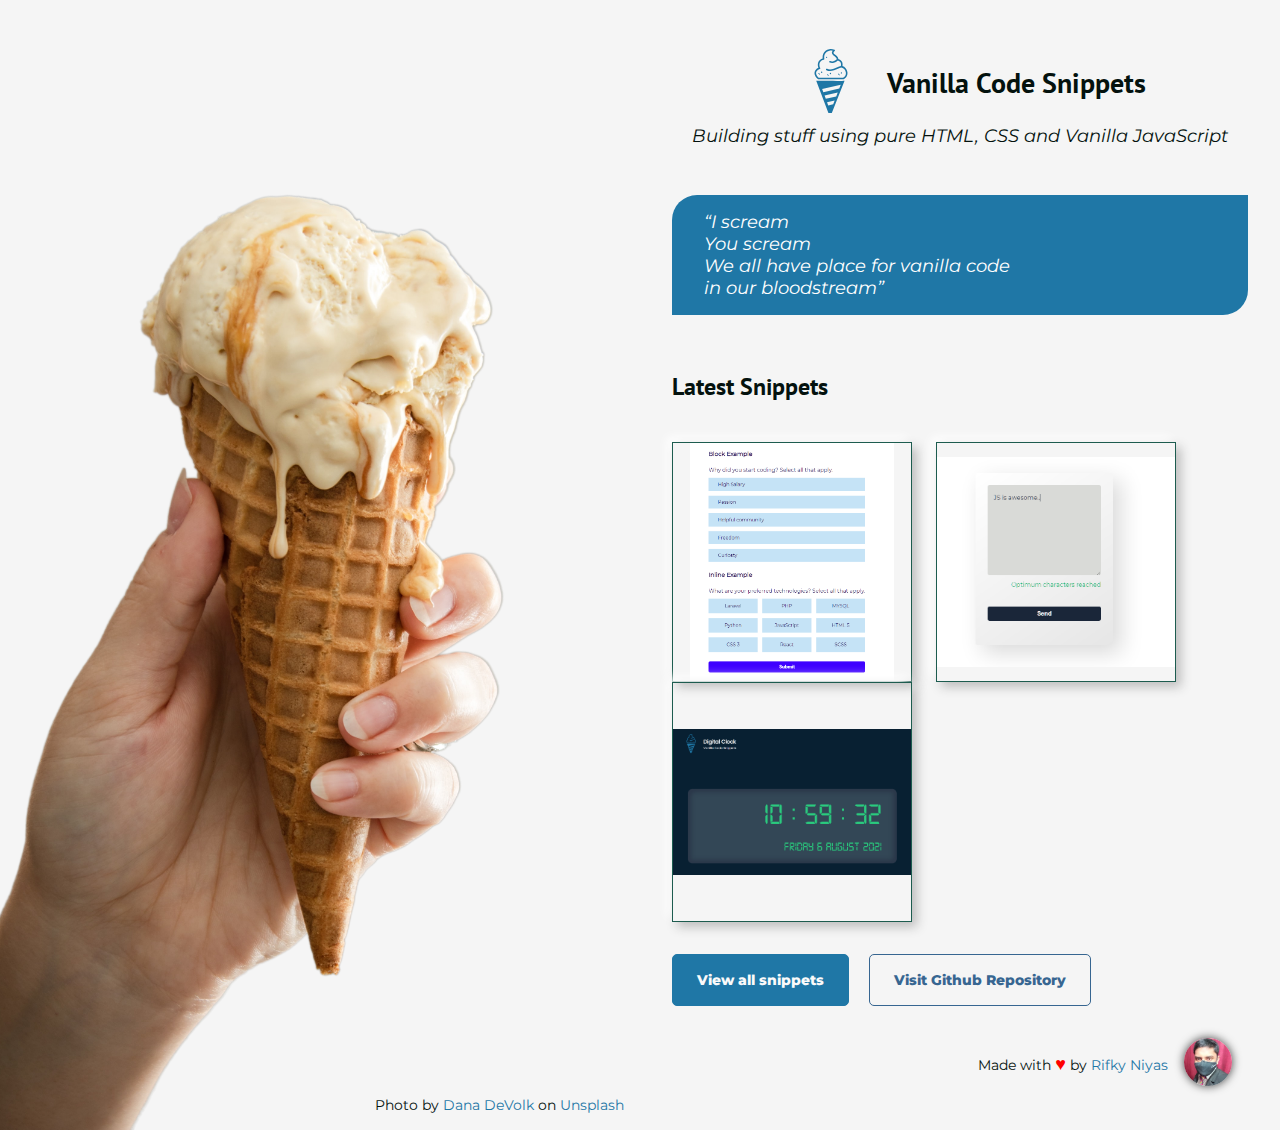
<file: index.html>
<!DOCTYPE html>
<html lang="en">
<head>
    <meta charset="UTF-8">
    <meta http-equiv="X-UA-Compatible" content="IE=edge">
    <meta name="viewport" content="width=device-width, initial-scale=1.0">
    <!-- Google Fonts -->
    <link rel="preconnect" href="https://fonts.googleapis.com">
    <link rel="preconnect" href="https://fonts.gstatic.com" crossorigin>
    <link href="https://fonts.googleapis.com/css2?family=Montserrat&family=PT+Sans&display=swap" rel="stylesheet">
    <!-- Custom css -->
    <link rel="stylesheet" href="./css/style.css">
    <!-- Favicon -->
    <link rel="shortcut icon" href="./images/logo.svg" type="image/x-icon">
    <title>Vanilla Code Snippets | Rifky Niyas</title>
</head>
<body class="col-md-2">
    <aside class="bg-picture">
        <p class="picture-credits">
            Photo by 
            <a href="https://unsplash.com/@thissillygirlskitchen?utm_source=unsplash&utm_medium=referral&utm_content=creditCopyText">
                Dana DeVolk
            </a> 
                on 
            <a href="https://unsplash.com/s/photos/vanilla?utm_source=unsplash&utm_medium=referral&utm_content=creditCopyText">
                Unsplash
            </a>
        </p>
    </aside>
    <main class="main__section d-flex flex-col justify-around">

        <header>
            <div class="d-flex justify-center align-center">
                <a href="./">
                    <img src="./images/logo.svg" alt="vanilla-code-snippets-logo" class="logo">
                </a>
                <h1>Vanilla Code Snippets</h1>
            </div>
            <p class="intro-text">Building stuff using pure HTML, CSS and Vanilla JavaScript</p>
        </header>

        <section>
            <p class="quote">“I scream <br>
                You scream <br>
                We all have place for vanilla code <br> 
                in our bloodstream”</p>
        </section>

        <article>
            <h2>Latest Snippets</h2>
            <section class="snippets">
                <!--Card-->
                <div class="snippet-container">
                    <img src="./images/demos/interactive-toggle-token-demo.png" alt="profile-image-overlay" class="snippet-demo">
                    <div class="snippet-overlay">
                        <h3>Interactive Toggle Token</h3>
                        <div>
                            <a href="./6-interactive-toggle-token/" class="overlay-link primary-link">
                                View Demo
                            </a>
                            <a href="https://github.com/MohammadRifky/vanilla-code-snippets/tree/main/6-interactive-toggle-token/" class="overlay-link secondary-link" target="_blank">
                                Source Code
                            </a>
                        </div>
                    </div>
                </div>
                <!--Card-->
                <div class="snippet-container">
                    <img src="./images/demos/real-time-text-area-validator.png" alt="profile-image-overlay" class="snippet-demo">
                    <div class="snippet-overlay">
                        <h3>Real Time Text Area Validaton</h3>
                        <div>
                            <a href="./5-real-time-text-area-validation/" class="overlay-link primary-link">
                                View Demo
                            </a>
                            <a href="https://github.com/MohammadRifky/vanilla-code-snippets/tree/main/5-real-time-text-area-validation" class="overlay-link secondary-link" target="_blank">
                                Source Code
                            </a>
                        </div>
                    </div>
                </div>
                <!--Card-->
                <div class="snippet-container">
                    <img src="./images/demos/digital-clock-demo.png" alt="profile-image-overlay" class="snippet-demo">
                    <div class="snippet-overlay">
                        <h3>Digital Clock</h3>
                        <div>
                            <a href="./4-digital-clock/" class="overlay-link primary-link">
                                View Demo
                            </a>
                            <a href="https://github.com/MohammadRifky/vanilla-code-snippets/tree/main/4-digital-clock" class="overlay-link secondary-link" target="_blank">
                                Source Code
                            </a>
                        </div>
                    </div>
                </div>

            </section>
        </article>

        <section>
            <a href="./snippets.html" class="button button-primary">
                View all snippets
            </a>
            <a href="https://github.com/MohammadRifky/vanilla-code-snippets"  class="button button-secondary" target="_blank">
                Visit Github Repository
            </a>
        </section>

        <footer>
            <div>
                <span>Made with <span class="heart">&hearts;</span> by </span>
                <a href="https://mohammadrifky.github.io/rifkyniyas/">Rifky Niyas</a>
            </div>
            <a href="https://mohammadrifky.github.io/rifkyniyas/" target="_blank">
                <img src="./images/rifky-icon.jpg" alt="rifky-avatar-icon" class="avatar-icon">
            </a>
        </footer>

    </main>

</body>
</html>
</file>
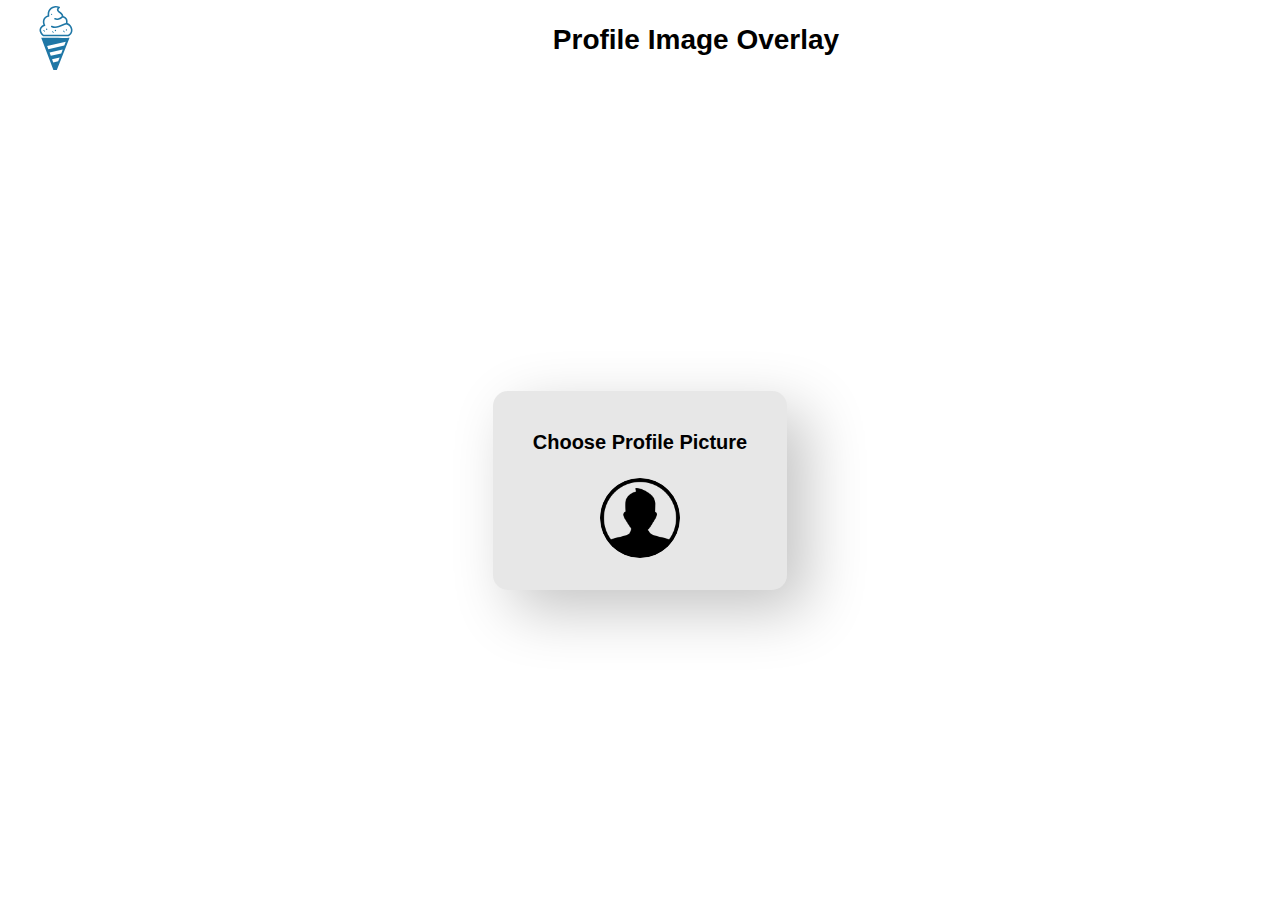
<file: 1-profile-image-overlay/index.html>
<!DOCTYPE html>
<html lang="en">
<head>
    <meta charset="UTF-8">
    <meta http-equiv="X-UA-Compatible" content="IE=edge">
    <meta name="viewport" content="width=device-width, initial-scale=1.0">
    <title>Profile Image Overlay | Vanilla Code Snippets</title>
    <!-- Custom CSS -->
    <link rel="stylesheet" href="./css/style.css">
    <!-- Favicon -->
    <link rel="shortcut icon" href="../../src/images/logo.svg" type="image/x-icon">
</head>
<body>
    <header>
        <a href="../">
            <img src="../images/logo.svg" alt="vanilla-code-snippets-logo" class="logo">
        </a>
        <h1>Profile Image Overlay</h1>
    </header>
    <main>
        <section>
            <form class="profile-upload" action="/" onsubmit="return false" method="POST" enctype="multipart/form-data">
                <label class="profile-label">Choose Profile Picture</label>
                <article class="profile-overlay">
                    <img src="./images/user-profile.png" id="profileImage" alt="user-image" class="profile-image">
                    <div class="overlay-text" id="profile-overlay">
                        Select
                    </div>
                    <input type="file" accept=".jpg, .jpeg, .png, .gif" name="profile_pic" id="uploadProfile" onchange="fastPreview(this)" class="profile-input">
                </article>
                <button class="button hidden" id="updateProfileButton" type="submit">Upload</button>
            </form>
        </section>
    </main>
    <!-- Scripts -->
    <script src="./js/script.js"></script>
</body>
</html>
</file>
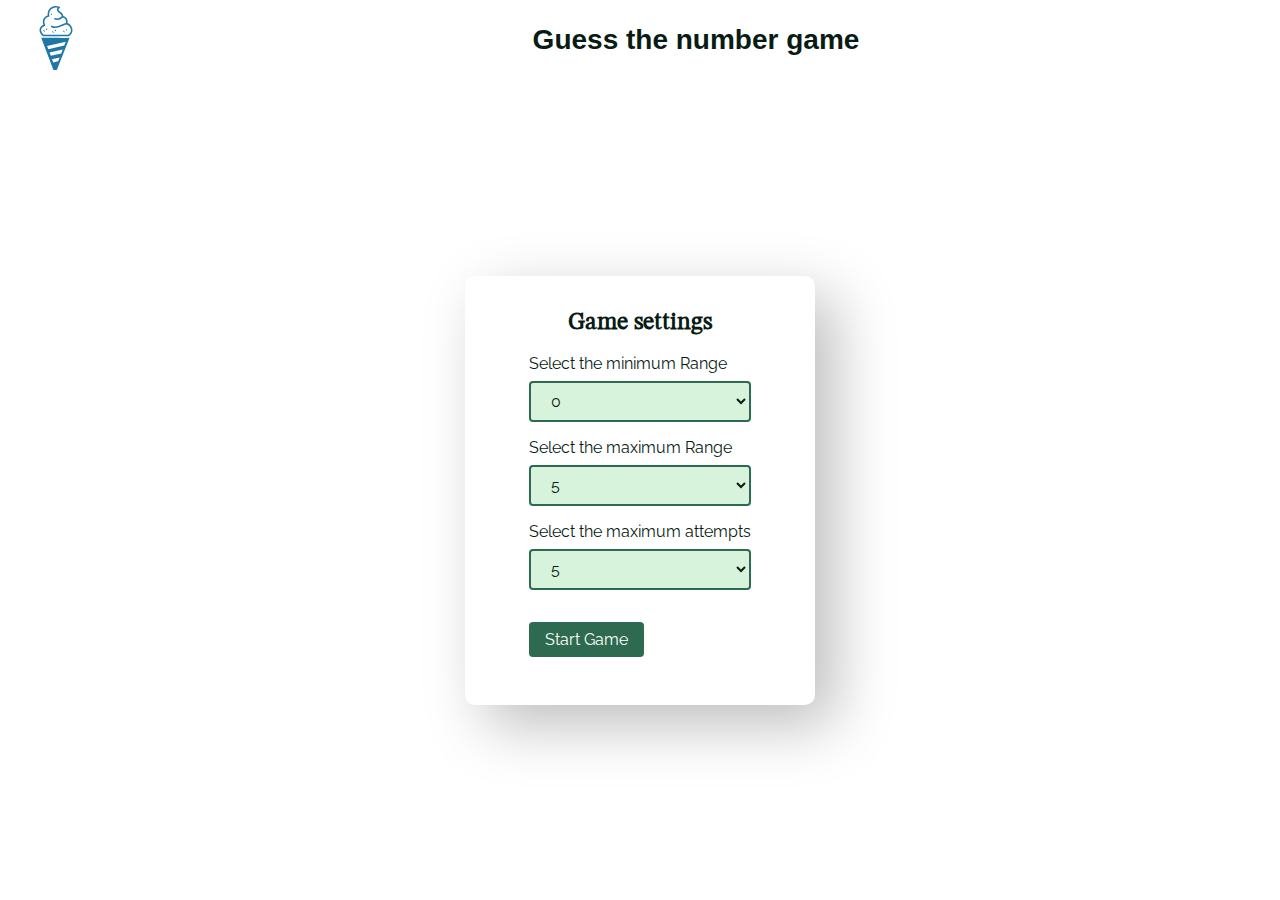
<file: 2-guess-the-number-game/index.html>
<!DOCTYPE html><html lang="en"><head><meta charset="UTF-8"><meta http-equiv="X-UA-Compatible" content="IE=edge"><meta name="viewport" content="width=device-width, initial-scale=1.0"><title>Guess the Number Game | Vanilla Code Snippets</title><link rel="preconnect" href="https://fonts.googleapis.com"><link rel="preconnect" href="https://fonts.gstatic.com" crossorigin><link href="https://fonts.googleapis.com/css2?family=Raleway&family=STIX+Two+Math&display=swap" rel="stylesheet"><link rel="stylesheet" href="./css/style.css"><link rel="shortcut icon" href="../images/logo.svg" type="image/x-icon"></head><body><header><a href="../"><img src="../images/logo.svg" alt="vanilla-code-snippets-logo" class="logo"></a><h1>Guess the number game</h1></header><main><article class="guess-number-section"><section id="gameSettings"><h2>Game settings</h2><form onsubmit="startGame(event)" id="gameSettingsForm"><div><label for="minimum-range">Select the minimum Range</label><select id="minRange" onchange="displayMaxRange(this)" required><option selected>0</option><option>5</option><option>10</option><option>20</option><option>25</option></select></div><div><label for="maximum-range">Select the maximum Range</label><select id="maxRange" required><option selected>5</option><option>10</option><option>20</option><option>25</option><option>50</option></select></div><div><label for="maximum-attempts">Select the maximum attempts</label><select id="maxAttempts" required><option selected>5</option><option>10</option><option>15</option><option>20</option></select></div><div><button class="btn btn-primary">Start Game</button></div></form></section><section id="gameSection" class="hidden"><h2>Guess the number between <span id="minNum" style="font-size: inherit;"></span>and <span id="maxNum" style="font-size: inherit;"></span></h2><p>You Have <span id="remainingAttempts"></span>attempts remaining </p><form onsubmit="playGame(event)" id="gameForm"><label for="guessed-number">Enter the number you guessed</label><input type="number" id="guessedNumber" required></form><button type="submit" form="gameForm" class="btn btn-primary">Check</button><p class="hidden" id="message"></p><button id="playAgainBtn" class="btn btn-secondary hidden" onclick="resetGame()">Play Again</button></section></article></main><script src="./js/script.js"></script></body></html>
</file>
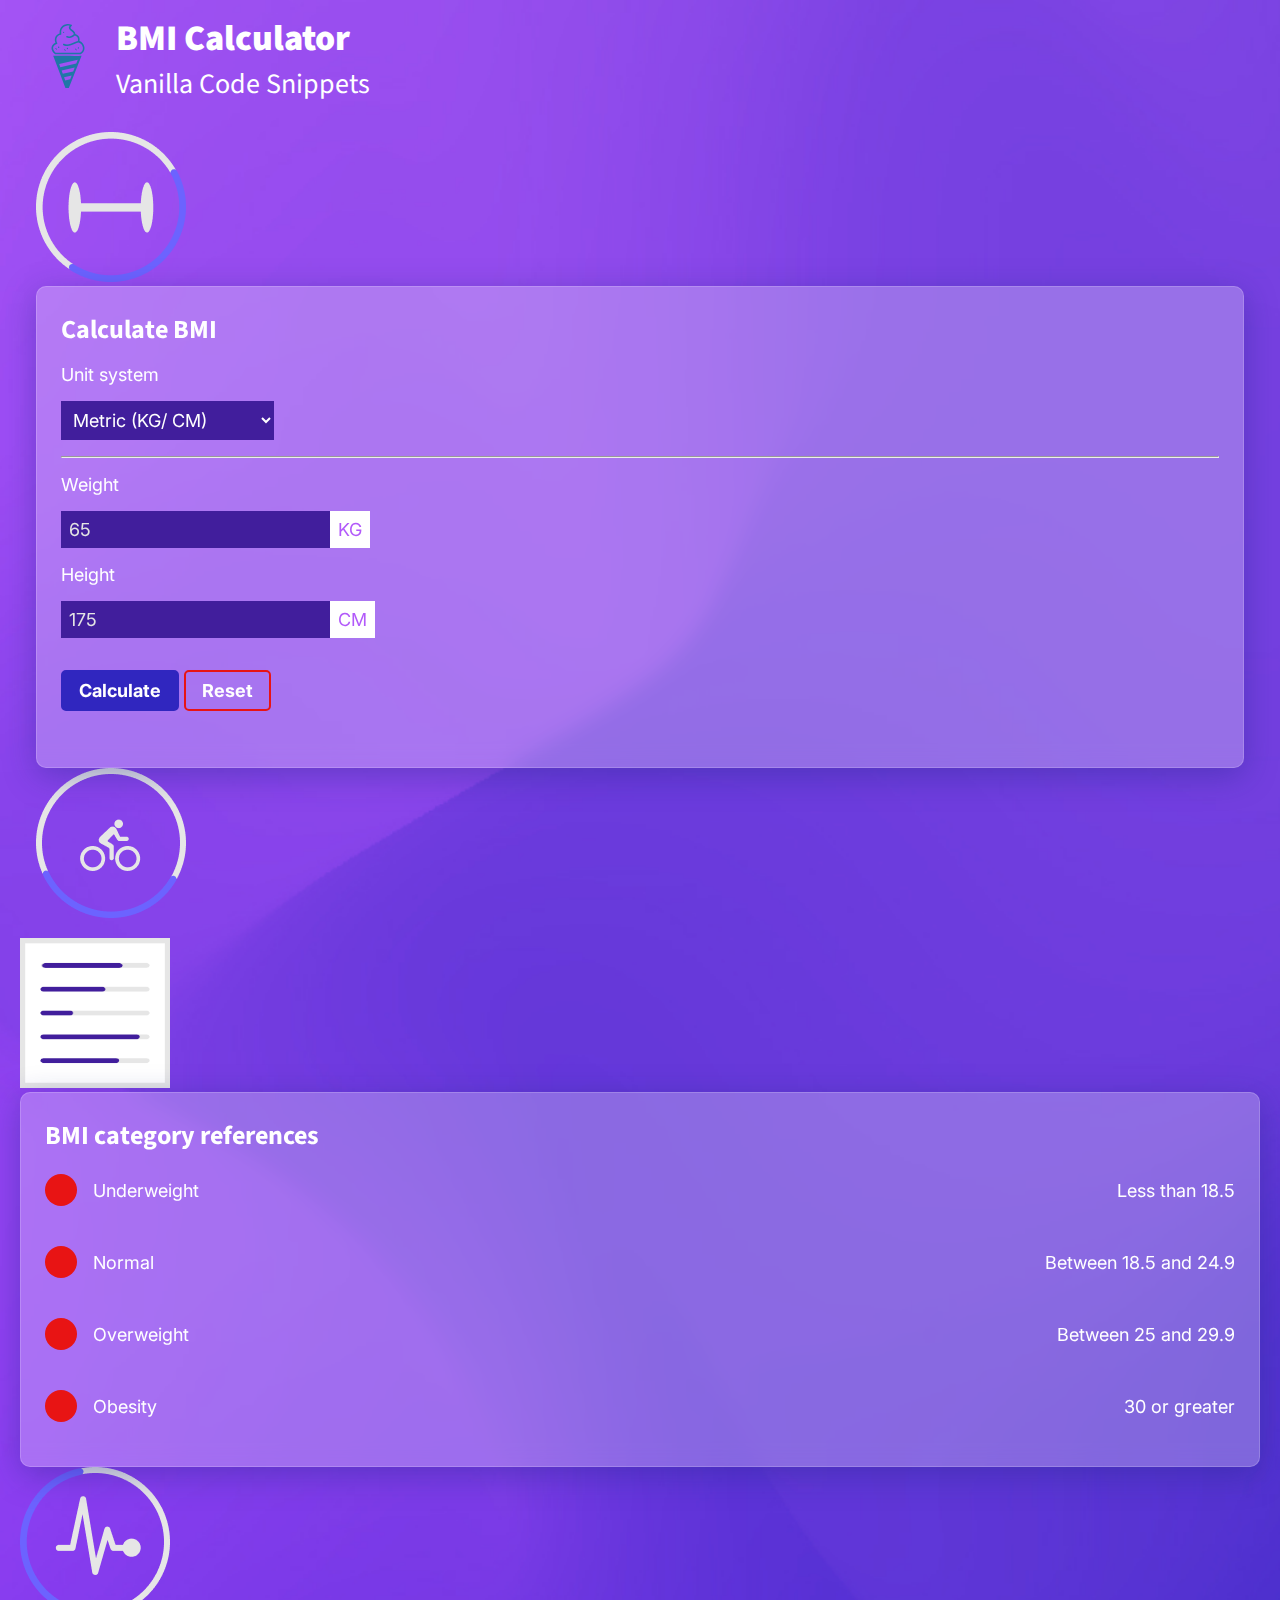
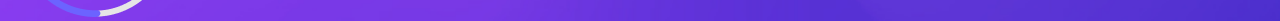
<file: 3-bmi-calculator/index.html>
<!DOCTYPE html>
<html lang="en">
<head>
    <meta charset="UTF-8">
    <meta http-equiv="X-UA-Compatible" content="IE=edge">
    <meta name="viewport" content="width=device-width, initial-scale=1.0">
    <title>BMI Calculator | Vanilla Code Snippets</title>
    <!-- Google Fonts -->
    <link rel="preconnect" href="https://fonts.googleapis.com">
    <link rel="preconnect" href="https://fonts.gstatic.com" crossorigin>
    <link href="https://fonts.googleapis.com/css2?family=Inter&family=Source+Sans+Pro&display=swap" rel="stylesheet">
    <!-- Custom CSS -->
    <link rel="stylesheet" href="./css/style.css">
    <!-- Favicon -->
    <link rel="shortcut icon" href="../images/logo.svg" type="image/x-icon">
</head>
<body>
    <header>
        <section class="header__logo__container">
            <a href="../">
                <img src="../images/logo.svg" alt="vanilla-code-snippets-logo" class="logo">
            </a>
        </section>
        <section class="header__content">
            <h1>BMI Calculator</h1>
            <h2>Vanilla Code Snippets</h2>
        </section>
    </header>
    <main>
        <img src="./images/weght-icon.png" class="overlay-icons" alt="weight-icon">
        <section class="glass">
            <form onsubmit="displayBMI(event, this)">
                <h3>Calculate BMI</h3>
                <article>
                    <label for="unitSystem">Unit system</label>
                    <select name="unitSystem" id="unitSystem" onchange="changeUnits(event)" required>
                        <option value="metric">Metric (KG/ CM) </option>
                        <option value="imperial">Imperial  (LB/ FT & IN) </option>
                    </select>
                </article>
                <hr>
                <article id="metricUnits">
                    <div>
                        <label for="weightMetric">Weight</label>
                        <input type="text" name="weightInKG" id="weightInKG" placeholder="65" required>
                        <span class="unit-indicator">KG</span>
                    </div>
                    <div>
                        <label for="heightMetric">Height</label>
                        <input type="text" name="heightInCM" id="heightInCM" placeholder="175" required>
                        <span class="unit-indicator">CM</span>
                    </div>
                </article>
                <article id="imperialUnits" class="hidden">
                    <div>
                        <label for="weightImperial">Weight</label>
                        <input type="text" name="weightInLb" id="weightInLb" placeholder="143.3">
                        <span class="unit-indicator">LB</span>
                    </div>
                    <div>
                        <label for="heightImperial">Height</label>
                        <input type="text" name="heightInFt" id="heightInFt" placeholder="5">
                        <span class="unit-indicator">FT</span>
                        <input type="text" name="heightInIn" id="heightInIn" placeholder="4">
                        <span class="unit-indicator">IN</span>
                    </div>
                </article>
                <article>
                    <button type="submit" class="btn btn-primary">Calculate</button>
                    <button type="reset" class="btn btn-secondary">Reset</button>
                </article>
            </form>
            <article id="BMIDisplayArea"></article>
        </section>
        <img src="./images/cycle-icon.png" class="overlay-icons" alt="cycle-icon">
    </main>
    <aside>
        <img src="./images/stats-icon.png" class="overlay-icons" alt="statistics-icon">
        <section class="glass">
            <h3>BMI category references</h3>
            <article class="category__container">
                <span class="category__icon bg-danger"></span> 
                <span class="category__name">Underweight</span>
                <span class="category__details">Less than 18.5</span>
            </article>
            <article class="category__container">
                <span class="category__icon bg-danger"></span> 
                <span class="category__name">Normal</span>
                <span class="category__details">Between 18.5 and 24.9</span>
            </article>
            <article class="category__container">
                <span class="category__icon bg-danger"></span> 
                <span class="category__name">Overweight</span>
                <span class="category__details">Between 25 and 29.9</span>
            </article>
            <article class="category__container">
                <span class="category__icon bg-danger"></span> 
                <span class="category__name">Obesity</span>
                <span class="category__details">30 or greater</span>
            </article>
        </section>
        <img src="./images/heart-rate-icon.png" class="overlay-icons" alt="heart-rate-icon">
    </aside>
    <!-- Scripts -->
    <script src="./js/script.js"></script>
</body>
</html>
</file>
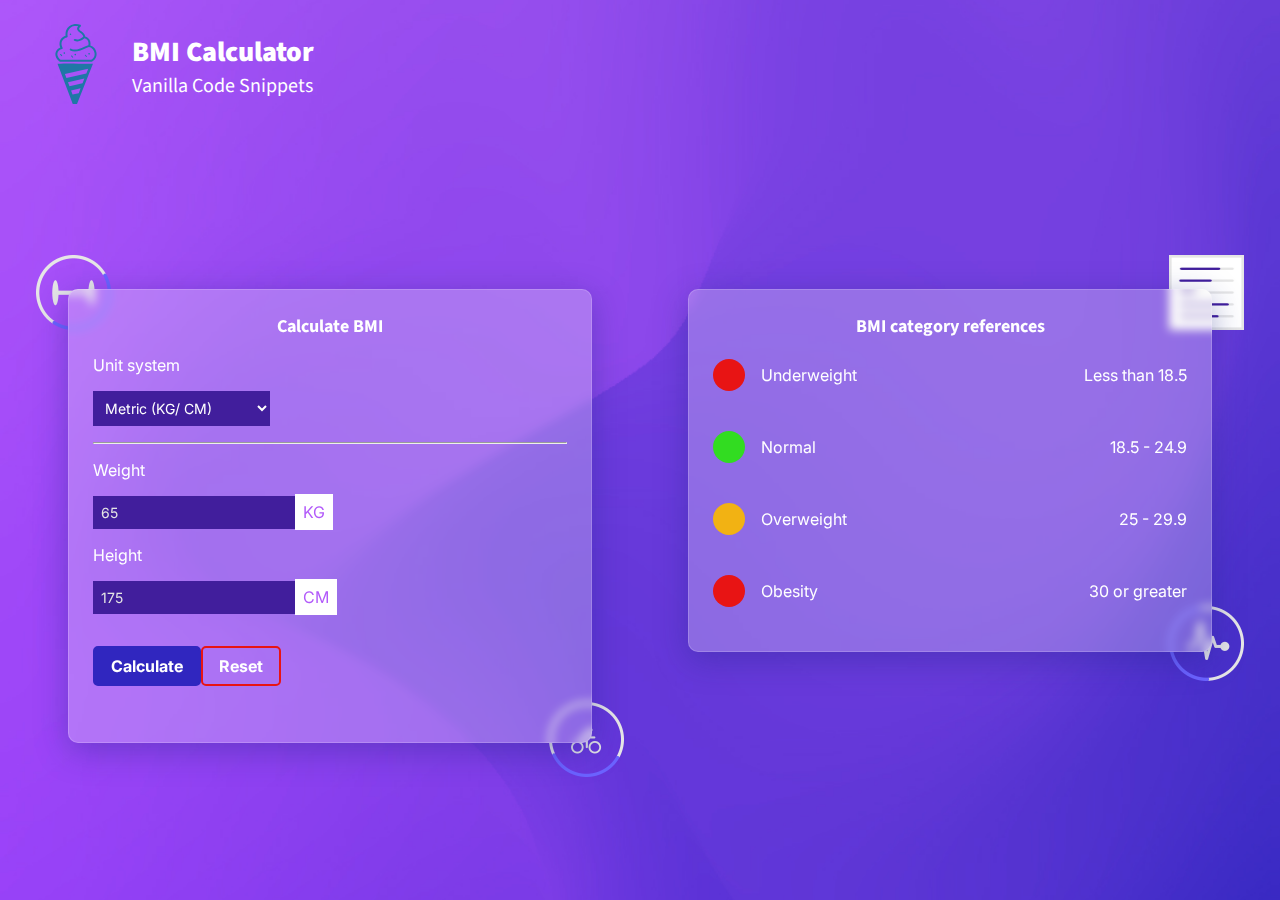
<file: 3-modern-bmi-calculator/index.html>
<!DOCTYPE html><html lang="en"><head><meta charset="UTF-8"><meta http-equiv="X-UA-Compatible" content="IE=edge"><meta name="viewport" content="width=device-width, initial-scale=1.0"><title>BMI Calculator | Vanilla Code Snippets</title><link rel="preconnect" href="https://fonts.googleapis.com"><link rel="preconnect" href="https://fonts.gstatic.com" crossorigin><link href="https://fonts.googleapis.com/css2?family=Inter&family=Source+Sans+Pro&display=swap" rel="stylesheet"><link rel="stylesheet" href="./css/style.css"><link rel="shortcut icon" href="../images/logo.svg" type="image/x-icon"></head><body><header><section class="header__logo__container"><a href="../"><img src="../images/logo.svg" alt="vanilla-code-snippets-logo" class="logo"></a></section><section class="header__content"><h1>BMI Calculator</h1><h2>Vanilla Code Snippets</h2></section></header><div class="grid-container"><main><img src="./images/weght-icon.png" id="weight-icon" class="overlay-icon" alt="weight-icon"><img src="./images/cycle-icon.png" id="cycle-icon" class="overlay-icon" alt="cycle-icon"><section class="glass"><form onsubmit="displayBMI(event, this)"><h3>Calculate BMI</h3><article><label for="unitSystem">Unit system</label><select name="unitSystem" id="unitSystem" onchange="changeUnits(event)" required><option value="metric">Metric (KG/ CM) </option><option value="imperial">Imperial (LB/ FT & IN) </option></select></article><hr><article id="metricUnits"><label for="weightMetric">Weight</label><div><input type="text" name="weightInKG" id="weightInKG" placeholder="65" required><span class="unit-indicator">KG</span></div><label for="heightMetric">Height</label><div><input type="text" name="heightInCM" id="heightInCM" placeholder="175" required><span class="unit-indicator">CM</span></div></article><article id="imperialUnits" class="hidden"><label for="weightImperial">Weight</label><div><input type="text" name="weightInLb" id="weightInLb" placeholder="143"><span class="unit-indicator">LB</span></div><label for="heightImperial">Height</label><div><input type="text" name="heightInFt" id="heightInFt" placeholder="5"><span class="unit-indicator">FT</span><input type="text" name="heightInIn" id="heightInIn" placeholder="5"><span class="unit-indicator">IN</span></div></article><article><button type="submit" class="btn btn-primary">Calculate</button><button type="reset" onclick="toggleMessageArea()" class="btn btn-secondary">Reset</button></article></form><article id="BMIDisplayArea" class="hidden"></article></section></main><aside><img src="./images/stats-icon.png" id="statistics-icon" class="overlay-icon" alt="statistics-icon"><img src="./images/heart-rate-icon.png" id="heart-rate-icon" class="overlay-icon" alt="heart-rate-icon"><section class="glass category__reference"><h3>BMI category references</h3><article class="category__container"><div class="category__name__container"><span class="category__icon bg-danger"></span><span class="category__name">Underweight</span></div><div class="category__details">Less than 18.5</div></article><article class="category__container"><span class="category__icon bg-normal"></span><span class="category__name">Normal</span><span class="category__details">18.5 - 24.9</span></article><article class="category__container"><span class="category__icon bg-warning"></span><span class="category__name">Overweight</span><span class="category__details">25 - 29.9</span></article><article class="category__container"><span class="category__icon bg-danger"></span><span class="category__name">Obesity</span><span class="category__details">30 or greater</span></article></section></aside></div><script src="./js/script.js"></script></body></html>
</file>
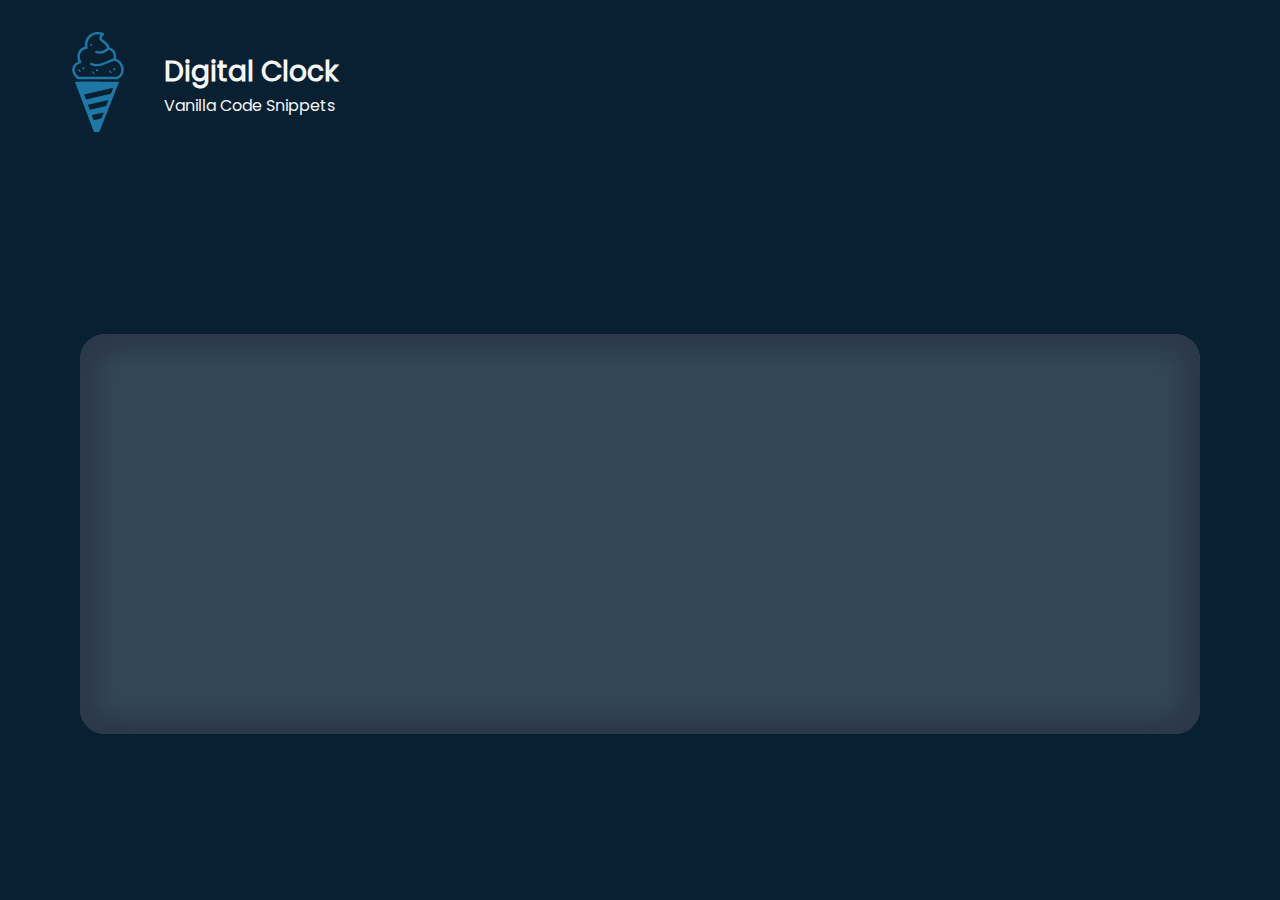
<file: 4-digital-clock/index.html>
<!DOCTYPE html>
<html lang="en">
<head>
    <meta charset="UTF-8">
    <meta http-equiv="X-UA-Compatible" content="IE=edge">
    <meta name="viewport" content="width=device-width, initial-scale=1.0">
    <title>Digital Clock | Vanilla Code Snippets</title>
    <link rel="stylesheet" href="./css/style.css">
    <link rel="shortcut icon" href="../images/logo.svg" type="image/x-icon">
</head>
<body>
    <header>
        <section class="header__logo__container">
            <a href="../">
                <img src="../images/logo.svg" alt="vanilla-code-snippets-logo" class="logo">
            </a>
        </section>
        <section class="header__content">
            <h1>Digital Clock</h1>
            <h2>Vanilla Code Snippets</h2>
        </section>
    </header>
    <main>
        <section>
            <span id="timeContainer"></span>
        </section>
        <section>
            <span id="dateContainer"></span>
        </section>
    </main>
    <script src="./js/script.js"></script>
</body>
</html>
</file>
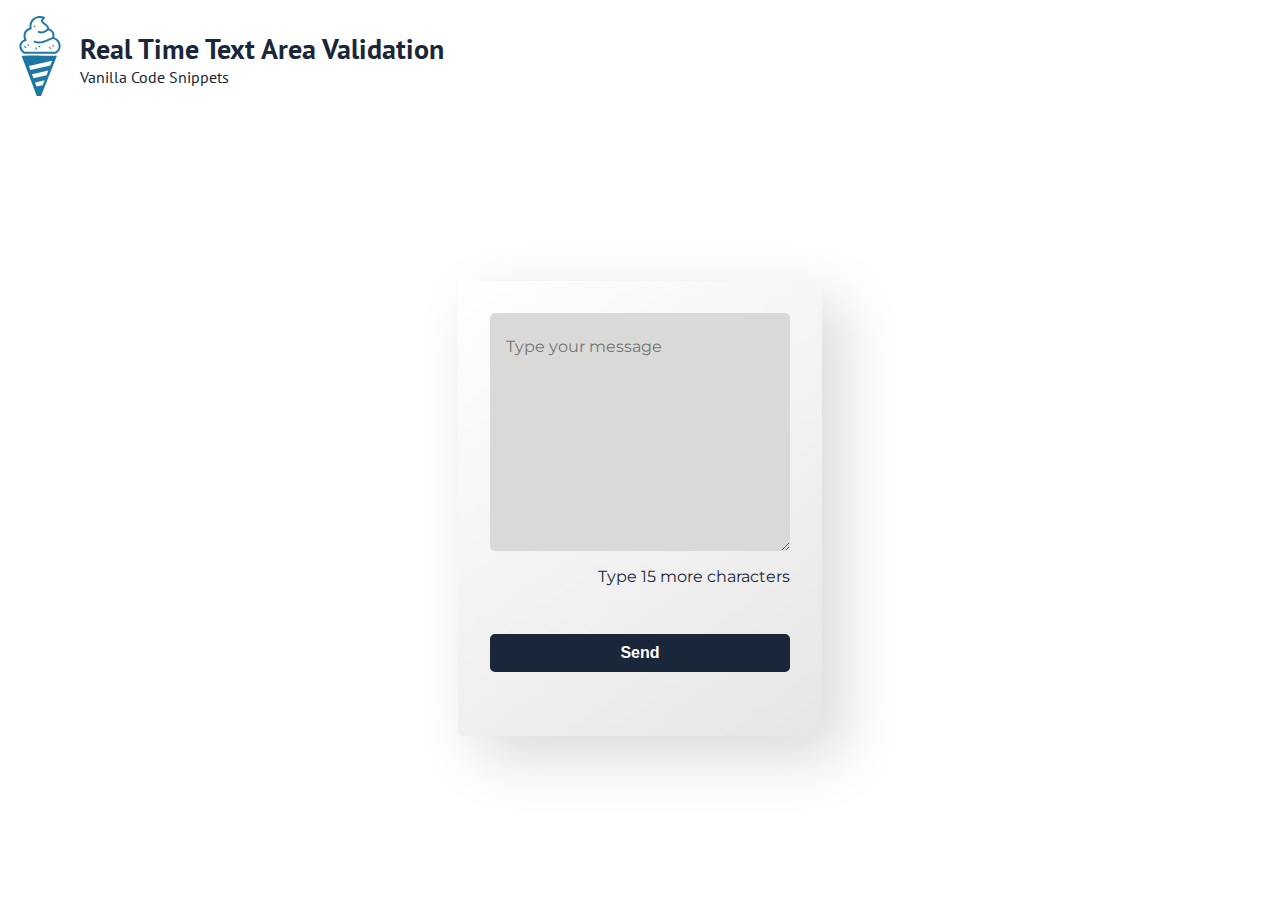
<file: 5-real-time-text-area-validation/index.html>
<!DOCTYPE html><html lang="en"><head><meta charset="UTF-8"><meta http-equiv="X-UA-Compatible" content="IE=edge"><meta name="viewport" content="width=device-width, initial-scale=1.0"><title>Real Time Text Area Validation | Vanilla Code Snippets</title><link rel="preconnect" href="https://fonts.googleapis.com"><link rel="preconnect" href="https://fonts.gstatic.com" crossorigin><link href="https://fonts.googleapis.com/css2?family=Montserrat&family=PT+Sans&display=swap" rel="stylesheet"><link rel="stylesheet" href="./css/style.css"><link rel="shortcut icon" href="../images/logo.svg" type="image/x-icon"></head><body><header><section class="header__logo__container"><a href="../"><img src="../images/logo.svg" alt="vanilla-code-snippets-logo" class="logo"></a></section><section class="header__content"><h1>Real Time Text Area Validation</h1><h2>Vanilla Code Snippets</h2></section></header><main><form><textarea id="textInput" cols="30" rows="10" minlength="15" required maxlength="600" placeholder="Type your message"></textarea><p id="inputFeedback">Type 15 more characters</p><button type="submit" id="sendBtn">Send</button></form></main><script src="./js/script.js"></script></body></html>
</file>
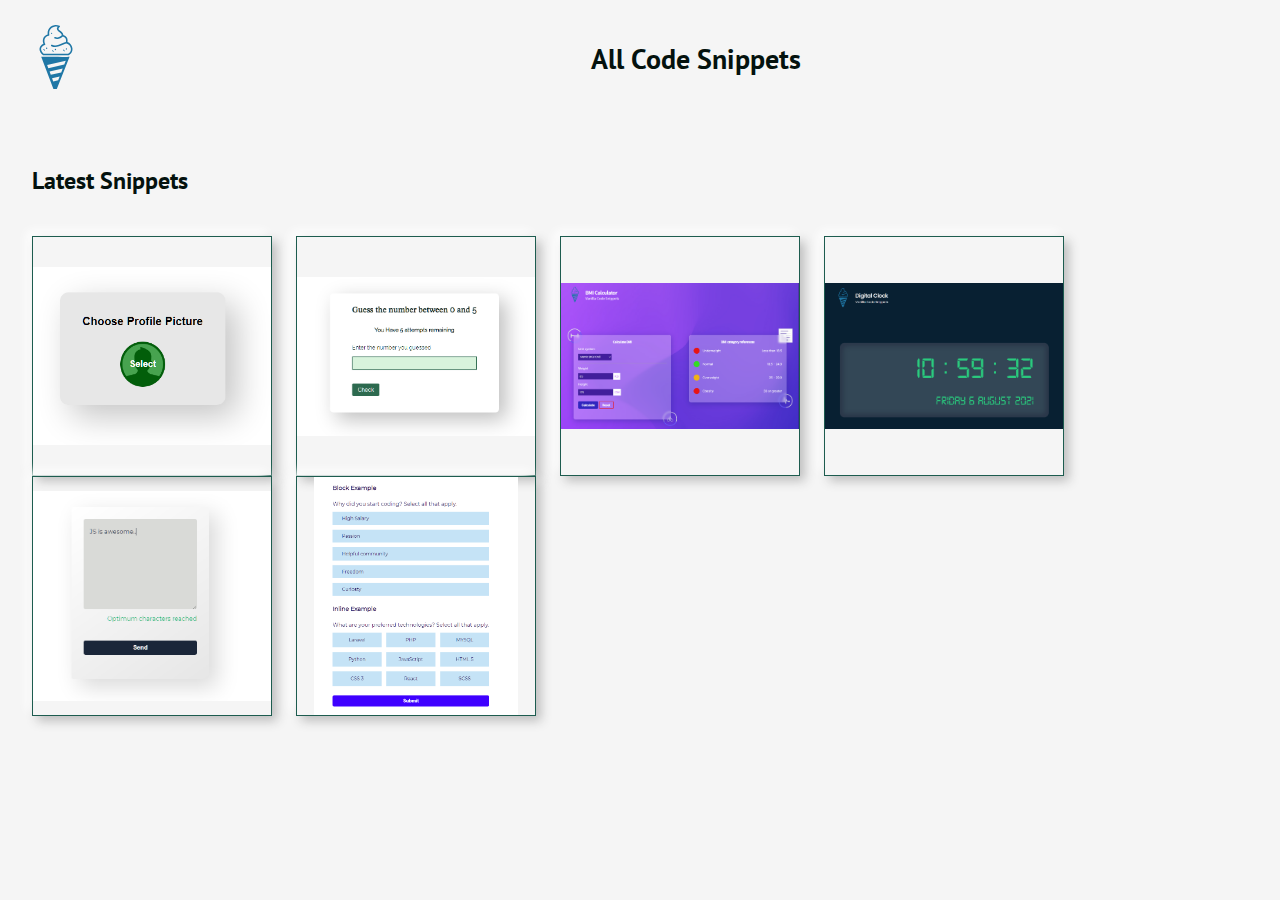
<file: snippets.html>
<!DOCTYPE html>
<html lang="en">
<head>
    <meta charset="UTF-8">
    <meta http-equiv="X-UA-Compatible" content="IE=edge">
    <meta name="viewport" content="width=device-width, initial-scale=1.0">
    <!-- Google Fonts -->
    <link rel="preconnect" href="https://fonts.googleapis.com">
    <link rel="preconnect" href="https://fonts.gstatic.com" crossorigin>
    <link href="https://fonts.googleapis.com/css2?family=Montserrat&family=PT+Sans&display=swap" rel="stylesheet">
    <!-- Custom CSS -->
    <link rel="stylesheet" href="./css/style.css">
    <link rel="shortcut icon" href="./images/logo.svg" type="image/x-icon">
    <title>All Vanilla Code Snippets | Rifky Niyas</title>
</head>
<body>
    <header class="d-flex align-center">
        <a href="./">
            <img src="./images/logo.svg" alt="vanilla-code-snippets-logo" class="logo">
        </a>
        <h1 class="m-auto">All Code Snippets</h1>
    </header>
    <main class="main__section">
        <article>
            <h2>Latest Snippets</h2>
            <section class="snippets">
               <!--Card-->
               <div class="snippet-container">
                    <img src="./images/demos/profile-image-overlay-demo.png" alt="profile-image-overlay" class="snippet-demo">
                    <div class="snippet-overlay">
                        <h3>Profile Image Overlay</h3>
                        <div>
                            <a href="./1-profile-image-overlay/" class="overlay-link primary-link">
                                View Demo
                            </a>
                            <a href="https://github.com/MohammadRifky/vanilla-code-snippets/tree/main/1-profile-image-overlay" class="overlay-link secondary-link" target="_blank">
                                Source Code
                            </a>
                        </div>
                    </div>
                </div>
                <!--Card-->
                <div class="snippet-container">
                    <img src="./images/demos/guess-the-number-game-demo.png" alt="profile-image-overlay" class="snippet-demo">
                    <div class="snippet-overlay">
                        <h3>Guess the Number Game</h3>
                        <div>
                            <a href="./2-guess-the-number-game/" class="overlay-link primary-link">
                                View Demo
                            </a>
                            <a href="https://github.com/MohammadRifky/vanilla-code-snippets/tree/main/2-guess-the-number-game" class="overlay-link secondary-link" target="_blank">
                                Source Code
                            </a>
                        </div>
                    </div>
                </div>
                <!--Card-->
                <div class="snippet-container">
                    <img src="./images/demos/modern-bmi-calculator-demo.png" alt="profile-image-overlay" class="snippet-demo">
                    <div class="snippet-overlay">
                        <h3>Modern BMI Calculator</h3>
                        <div>
                            <a href="./3-modern-bmi-calculator/" class="overlay-link primary-link">
                                View Demo
                            </a>
                            <a href="https://github.com/MohammadRifky/vanilla-code-snippets/tree/main/3-modern-bmi-calculator" class="overlay-link secondary-link" target="_blank">
                                Source Code
                            </a>
                        </div>
                    </div>
                </div>
                <!--Card-->
                <div class="snippet-container">
                    <img src="./images/demos/digital-clock-demo.png" alt="profile-image-overlay" class="snippet-demo">
                    <div class="snippet-overlay">
                        <h3>Digital Clock</h3>
                        <div>
                            <a href="./4-digital-clock/" class="overlay-link primary-link">
                                View Demo
                            </a>
                            <a href="https://github.com/MohammadRifky/vanilla-code-snippets/tree/main/4-digital-clock" class="overlay-link secondary-link" target="_blank">
                                Source Code
                            </a>
                        </div>
                    </div>
                </div>
                <!--Card-->
                <div class="snippet-container">
                    <img src="./images/demos/real-time-text-area-validator.png" alt="profile-image-overlay" class="snippet-demo">
                    <div class="snippet-overlay">
                        <h3>Real Time Text Area Validaton</h3>
                        <div>
                            <a href="./5-real-time-text-area-validation/" class="overlay-link primary-link">
                                View Demo
                            </a>
                            <a href="https://github.com/MohammadRifky/vanilla-code-snippets/tree/main/5-real-time-text-area-validation" class="overlay-link secondary-link" target="_blank">
                                Source Code
                            </a>
                        </div>
                    </div>
                </div>
                <!--Card-->
                <div class="snippet-container">
                    <img src="./images/demos/interactive-toggle-token-demo.png" alt="profile-image-overlay" class="snippet-demo">
                    <div class="snippet-overlay">
                        <h3>Interactive Toggle Token</h3>
                        <div>
                            <a href="./6-interactive-toggle-token/" class="overlay-link primary-link">
                                View Demo
                            </a>
                            <a href="https://github.com/MohammadRifky/vanilla-code-snippets/tree/main/6-interactive-toggle-token/" class="overlay-link secondary-link" target="_blank">
                                Source Code
                            </a>
                        </div>
                    </div>
                </div>
            </section>
        </article>
    </main>
</body>
</html>
</file>
<file: css/style.css>
:root{--primary:#1f77a6;--secondary:#376691;--tertiary:hsl(201,57%,31%);--green:#074735;--light-green:#1d5c4f;--text-dark:#04120E;--text-light:#0B1D00;--heading-font:'PT Sans',sans-serif;--body-font:Montserrat,sans-serif}*{margin:0;padding:0;box-sizing:border-box}body{font-family:var(--body-font);font-size:.875rem;min-height:100vh;background-color:#f5f5f5;color:var(--text-dark)}header{padding:1rem 0}h1,h2,h3{font-family:var(--heading-font);font-weight:900}h1{font-size:1.75rem;padding:1.5rem 0;text-align:center}h2{font-size:1.5rem;padding:1.5rem 0}h3{font-size:1.25rem;padding:.5rem 1.5rem;text-align:center}.heart{font-size:1.125rem;color:red}a{text-decoration:none;color:var(--primary)}a:hover{color:var(--green)}footer{display:flex;justify-content:flex-end;align-items:center;padding:1rem 0}.col-md-2{display:grid;grid-template-columns:repeat(2,minmax(0,1fr))}@media (max-width: 640px){.col-md-2{grid-template-columns:1fr}}.logo{width:4rem;height:4rem;margin:0 1.5rem}.avatar-icon{border-radius:50%;width:3rem;height:3rem;object-fit:cover;margin:0 1rem;-webkit-box-shadow:0 0 10px 0 rgba(0,0,0,0.75);box-shadow:0 0 10px 0 rgba(0,0,0,0.75)}.avatar-icon:hover{-webkit-box-shadow:0 0 10px 0 var(--primary);box-shadow:0 0 10px 0 var(--primary)}.intro-text{font-size:1.125rem;font-style:italic;text-align:center}.bg-picture{position:relative;background-image:url(../images/background.png);background-position:center;background-repeat:no-repeat;background-size:cover}.picture-credits{position:absolute;bottom:0;right:0;padding:1rem}.main__section{padding:1.5rem 2rem}.quote{font-size:1.125rem;font-style:italic;background-color:var(--primary);color:#fff;padding:1rem 2rem;margin:2rem 0;border-top-left-radius:25px;border-bottom-right-radius:25px}.snippets{margin:1rem 0;display:flex;flex-wrap:wrap}.snippet-container{margin:0 1.5rem 0 0;position:relative;overflow:hidden;width:15rem;height:15rem;box-shadow:5px 5px 10px #bebebe,-5px -5px 10px #fff}.snippet-container:hover{box-shadow:none}.snippet-demo{border:1px solid var(--light-green);width:15rem;height:15rem;object-fit:contain;cursor:pointer}.snippet-overlay{background-color:var(--tertiary);color:#fff;font-weight:700;font-size:1rem;display:flex;flex-direction:column;justify-content:center;align-items:center;opacity:0;position:absolute;right:0;top:0;bottom:0;left:0;transition:opacity .25s;z-index:1}.snippet-overlay:hover{opacity:1;cursor:pointer}.overlay-link{border-radius:50px;margin:1rem 0;display:block;padding:.5rem 2rem;color:#fff;transition:transform .3s}.overlay-link:hover{color:var(--text-light)}.primary-link{border:2px solid var(--green);background-color:var(--light-green)}.secondary-link{border:2px solid var(--green);background-color:var(--primary)}.secondary-link:hover{background-color:var(--primary)}.overlay-link:hover{transform:scale(1.10,1.10)}.button{display:inline-block;padding:1rem 1.5rem;border-radius:5px;font-weight:800;margin:1rem 1rem 1rem 0}.button-primary{background-color:var(--primary);color:#fafafa;border:1px solid var(--primary)}.button-primary:hover{background-color:var(--green);color:#fff}.button-secondary{color:var(--secondary);border:1px solid var(--secondary)}.button-secondary:hover{background-color:var(--green);color:#fafafa}.d-flex{display:flex}.flex-col{flex-direction:column}.justify-center{justify-content:center}.justify-around{justify-content:space-around}.justify-self-start{justify-self:flex-start}.justify-end{justify-content:end}.align-center{align-items:center}.align-around{align-items:space-around}.m-auto{margin:auto}
</file>
<file: 1-profile-image-overlay/css/style.css>
:root{--primary:31,194,80;--secondary:4,135,15;font-size:100%}*{margin:0;padding:0;box-sizing:border-box;font-family:'Roboto',sans-serif;font-weight:700;font-size:1rem}body{min-height:100vh;display:flex;flex-direction:column}header{display:flex;align-items:center}.logo{width:4rem;height:4rem;margin:0 1.5rem}h1{font-family:Arial,sans-serif;font-size:1.75rem;padding:1.5rem 0;text-align:center;margin:auto}main{margin:auto}.profile-upload{padding:1rem 1.5rem 2rem;display:flex;flex-direction:column;align-items:center;border-radius:5px;border-radius:15px;background:#e7e7e7;box-shadow:20px 20px 60px #c4c4c4,-20px -20px 60px #fff}.profile-label{margin:1rem 0;padding:.5rem 1rem;font-size:1.25rem}.profile-overlay{position:relative;border-radius:100%;height:5rem;overflow:hidden;width:5rem;display:flex;flex:0 0 5rem;justify-content:center}.profile-image{width:5rem;height:5rem;object-fit:contain;cursor:pointer}.overlay-text{background-color:rgba(var(--secondary),0.7);color:#fafafa;font-weight:700;font-size:1rem;display:flex;justify-content:center;align-items:center;opacity:0;position:absolute;right:0;top:0;bottom:0;left:0;transition:opacity .25s;z-index:1}.overlay-text:hover{opacity:1;cursor:pointer}.profile-input{display:none}.button{cursor:pointer;border-radius:5px;padding:.8rem 2rem;border:none;background-color:rgba(var(--primary));color:#fafafa;margin:2rem 0;font-size:1rem}.button:hover{background-color:rgba(var(--secondary))}.hidden{display:none}
</file>
<file: 2-guess-the-number-game/css/style.css>
:root{--primary:#2D6A4F;--secondary:#74C69D;--tertiary:#D8F3DC;--text-color:#081C15;--font-heading:'STIX Two Math',serif;--font-body:'Raleway',sans-serif;font-size:100%}*{color:var(--text-color);margin:0;padding:0;box-sizing:border-box;font-family:var(--font-body);font-size:1rem}body{min-height:100vh;display:flex;flex-direction:column}header{display:flex;align-items:center}.logo{width:4rem;height:4rem;margin:0 1.5rem}h1{font-family:Arial,sans-serif;font-size:1.75rem;padding:1.5rem 0;text-align:center;margin:auto}main{margin:auto}label{display:block;margin:1rem 0 .5rem}input{margin:.5rem 0;width:100%;outline:none;border:2px solid var(--primary);padding:.5rem 1rem;background-color:var(--tertiary)}input:focus{border:2px solid var(--secondary)}select{outline:none;width:100%;padding:.5rem 1rem;border:none;border-radius:4px;background-color:var(--tertiary);border:2px solid var(--primary)}select:focus{border:2px solid var(--secondary)}h2{font-family:var(--font-heading);font-size:1.5rem;text-align:center;font-weight:700;margin:1rem 0}.guess-number-section{padding:0 2rem;border-radius:10px;box-shadow:20px 20px 60px #bebebe,-20px -20px 60px #ffffff}p{padding:1rem 0;text-align:center;font-weight:900}#gameSettings{padding:1rem 2rem}#gameSection{padding:1rem 2rem}#gameForm .label{display:inline}.hidden{display:none}.text-danger{color:red}.text-success{color:var(--secondary)}.btn{padding:.5rem 1rem;margin:2rem 0;border:none;border-radius:4px;cursor:pointer}.btn-primary{background-color:var(--primary);color:#ffffff}.btn-primary:hover{background-color:var(--secondary)}.btn-secondary{border:2px solid var(--secondary);background:none;font-weight:900}.btn-secondary:hover{background-color:var(--primary);color:#ffffff}
</file>
<file: 3-bmi-calculator/css/style.css>
/* Removing default styles */
:root{
    --primary : #411E9C ;
    --secondary: #3026BF ;
    --tertiary: #B25AFA ;
    --color-normal: #32DC21;
    --color-warning: #F2B213;
    --color-danger: #E81414;
    --text-color: #ffffff;
    --font-heading: 'Source Sans Pro', sans-serif;
    --font-body: 'Inter', sans-serif;;
    font-size: 100%; /* REM = 16px*/
}
*{
    color: var(--text-color);
    margin: 0;
    padding: 0;
    box-sizing: border-box;
    font-family: var(--font-body);
    font-size: 1.125rem;
}
body{
    background-image: url('../images/mesh-gradient.jpg');
    height: 100%;
    background-position: center;
    background-repeat: no-repeat;
    background-size: cover;
    padding: 0 1.25rem;
    min-height: 100vh;
    
}
/* Header Styles -> Ignore if unnecessary */
header{
    display: flex;
}
.header__content{
    display: flex;
    flex-direction: column;
    justify-content: center;
}
.header__logo__container{
    padding: 1.5rem 1rem;
}
.logo{
    width: 4rem;
    height: 4rem;
}
/* End of header styles */

/* Styling tags */
h1,h2,h3{
    font-family: var(--font-heading);
}
h1{
    font-size: 2.25rem;
    font-weight: 900;
}
h2{
    font-size: 1.75rem;
    font-weight: 400;
}
h3{
    font-size: 1.625rem;
}
main{
    padding: 1rem;
    position: relative;
}
hr{
    margin: 1rem  0;
}
label{
    display: block;
    margin: 1rem 0;
}
::placeholder{
    color: #E4E4E4;
}
input,select,option{
    border: none;
    outline: none;
    padding: 0.5rem;
    color: var(--text-color);
    background-color: var(--primary);
    font-weight: 400;
}
/* Classes */
.unit-indicator{
    background-color: white;
    color: var(--tertiary);
    padding: 0.5rem;
    margin-left: -2.5rem;
}
.glass{
    padding: 1.5rem;
    background: rgba( 255, 255, 255, 0.25 );
    box-shadow: 0 8px 32px 0 rgba( 31, 38, 135, 0.37 );
    backdrop-filter: blur( 10.0px );
    -webkit-backdrop-filter: blur( 10.0px );
    border-radius: 10px;
    border: 1px solid rgba( 255, 255, 255, 0.18 );
    z-index: 5;
}
.overlay-icons{
    z-index: -3;
    width: 9.375rem;
    height: 9.375rem;
}
.category__container{
    padding: 1.25rem 0;
    display: flex;
    align-items: center;
}
.category__icon{
    margin-right: 1rem;
    border-radius: 50%;
    height: 2rem;
    width: 2rem;
    display: inline-block;
}
.category__name{
    font-weight: 400;
}
.category__details{
    margin-left: auto;
}
/* Components */
.btn{
    padding: 0.5rem 1rem;
    margin: 2rem 0;
    border: none;
    border-radius: 5px;
    cursor: pointer;
    font-weight: 700;
}
.btn-primary{
    border: 2px solid var(--secondary);
    background-color: var(--secondary);
    color: #ffffff;
}
.btn-primary:hover{
    background-color: var(--primary);
}
.btn-secondary{
    border: 2px solid var(--color-danger);
    background: none;
}
.btn-secondary:hover{
    background-color: var(--color-danger);
    color: #ffffff;
}
/* Utilites */
.hidden{
    display: none;
}
.text-danger{
    color: var(--color-danger);
}
.text-warning{
    color: var(--color-warning);
}
.text-normal{
    color: var(--color-normal);
}
.bg-danger{
    background-color: var(--color-danger);
}
.bg-warning{
    color: var(--color-warning);
}
.bg-normal{
    color: var(--color-normal);
}
</file>
<file: 3-modern-bmi-calculator/css/style.css>
:root{--primary:#411E9C;--secondary:#3026BF;--tertiary:#B25AFA;--color-normal:#32DC21;--color-warning:#F2B213;--color-danger:#E81414;--text-color:#ffffff;--font-heading:'Source Sans Pro',sans-serif;--font-body:'Inter',sans-serif;;font-size:100%}*{color:var(--text-color);margin:0;padding:0;box-sizing:border-box;font-family:var(--font-body);font-size:1rem}body{background-image:url('../images/mesh-gradient.jpg');height:100%;background-position:center;background-repeat:no-repeat;background-size:cover;padding:0 1.25rem;min-height:100vh;display:flex;flex-direction:column}header{display:flex}.header__content{display:flex;flex-direction:column;justify-content:center}.header__logo__container{padding:1.5rem 1rem}.logo{width:5rem;height:5rem}.grid-container{padding:1rem 0;margin:auto 0;display:grid;grid-template-columns:repeat(2,minmax(240px,1fr))}h1,h2,h3{font-family:var(--font-heading)}h1{font-size:1.75rem;font-weight:900}h2{font-size:1.25rem;font-weight:400}h3{font-size:1.125rem;text-align:center}main,aside{position:relative;padding:3.125rem 1rem}hr{margin:1rem 0}label{display:block;margin:1rem 0}::placeholder{color:#E4E4E4}input,select,option{font-size:.875rem;border:none;outline:none;padding:.5rem;color:var(--text-color);background-color:var(--primary);font-weight:400}.unit-indicator{background-color:white;color:var(--tertiary);padding:.5rem;margin-left:-2rem}.glass{margin:0 2rem;padding:1.5rem;background:rgba(255,255,255,.25);box-shadow:0 8px 32px 0 rgba(31,38,135,.37);backdrop-filter:blur(5px);-webkit-backdrop-filter:blur(5px);border-radius:10px;border:1px solid rgba(255,255,255,.18);position:relative;z-index:5}.overlay-icon{position:absolute;z-index:-3;width:4.688rem;height:4.688rem}#weight-icon{top:1rem;left:1rem}#cycle-icon{bottom:1rem;right:1rem}#statistics-icon{top:1rem;right:1rem}#heart-rate-icon{bottom:7rem;right:1rem}@media (max-width:768px){:root{font-size:75%}.grid-container{display:grid;grid-template-columns:repeat(1,minmax(240px,1fr))}#heart-rate-icon{bottom:1rem;right:1rem}}.category__container{padding:1.25rem 0;display:flex;align-items:center}.category__name__container{display:flex;align-items:center}.category__icon{margin-right:1rem;border-radius:50%;height:2rem;width:2rem;display:inline-block}.category__name{font-weight:400}.category__details{margin-left:auto}#BMIDisplayArea{background:#ffffff;padding:.5rem 1rem;border-radius:5px}.btn{padding:.5rem 1rem;margin:2rem 0;border:none;border-radius:5px;cursor:pointer;font-weight:700}.btn-primary{border:2px solid var(--secondary);background-color:var(--secondary);color:#ffffff}.btn-primary:hover{background-color:var(--primary)}.btn-secondary{border:2px solid var(--color-danger);background:none}.btn-secondary:hover{background-color:var(--color-danger);color:#ffffff}.hidden{display:none}.text-danger{color:var(--color-danger)}.text-warning{color:var(--color-warning)}.text-normal{color:var(--color-normal)}.bg-danger{background-color:var(--color-danger)}.bg-warning{background-color:var(--color-warning)}.bg-normal{background-color:var(--color-normal)}
</file>
<file: 4-digital-clock/css/style.css>
:root{--bg-color:#082032;--container-color:#334756;--clock-color:#2ACB7E;--text-color:#f5f5f5;--font-heading:'Poppins',sans-serif;--font-clock:'Digital Numbers',serif;;font-size:100%}@font-face{font-family:"Poppins";src:url('../fonts/Poppins-Regular.ttf')}@font-face{font-family:"Digital Numbers";src:url('../fonts/digital-7.ttf')}*{margin:0;padding:0;box-sizing:border-box;font-size:1rem}body{background-color:var(--bg-color);min-height:100vh;display:flex;flex-direction:column}header{margin-left:3rem;display:flex}.header__content{display:flex;flex-direction:column;justify-content:center}.header__logo__container{padding:2rem 1rem 2rem 0}.logo{width:6.25rem;height:6.25rem}h1,h2{font-family:var(--font-heading);color:var(--text-color)}h1{font-size:1.75rem;font-weight:700}h2{font-size:1rem;font-weight:400}main{margin:auto 5rem;color:var(--clock-color);background-color:var(--container-color);font-family:var(--font-clock);height:25rem;padding:5rem;box-shadow:inset 18px 18px 20px #2C394B,inset -18px -18px 20px #2C394B;border-radius:25px;display:flex;flex-direction:column;justify-content:center}main section{text-align:end;padding:2rem 0}#timeContainer{font-size:10rem}#dateContainer{font-size:4rem}@media (max-width:768px){:root{font-size:87.5%}header{margin-left:1rem}main{margin:auto 1rem;height:fit-content;padding:1rem}#timeContainer{font-size:4.5rem}#dateContainer{font-size:2rem}}
</file>
<file: 5-real-time-text-area-validation/css/style.css>
:root{--primary:#1a2639;--secondary:#3e4a61;--tertiary:#c24d2c;--heading-font:'PT Sans',sans-serif;--body-font:'Montserrat',sans-serif;font-size:100%}*{margin:0;padding:0;box-sizing:border-box;font-size:1rem;color:var(--primary)}body{font-family:var(--body-font);min-height:100vh;display:flex;flex-direction:column}header{display:flex}.header__content{display:flex;flex-direction:column;justify-content:center}.header__logo__container{padding:1rem 0}.logo{width:5rem;height:5rem}h1,h2{font-family:var(--heading-font)}h1{font-size:1.75rem;font-weight:700}h2{font-size:1rem;font-weight:400}main{margin:auto;border-radius:5px;background:linear-gradient(145deg,#ffffff,#e6e6e6);box-shadow:20px 20px 60px #d9d9d9,-20px -20px 60px #ffffff;padding:2rem}form{display:flex;flex-direction:column}label{padding:1rem 0}textarea{font-family:var(--body-font);max-width:300px;outline:none;border:none;border-radius:5px;padding:1.5rem 1rem;background-color:#d9dad7}button{padding:.5rem 1rem;margin:2rem 0;border:none;border-radius:5px;cursor:pointer;font-weight:700;border:2px solid var(--primary);background-color:var(--primary);color:#ffffff}button:hover{background-color:var(--tertiary);border-color:var(--tertiary)}p{padding:1rem 0;text-align:right}.text-safe{color:#17b978}.text-danger{color:#ff304f}.text-warning{color:#ff8a5c}
</file>
